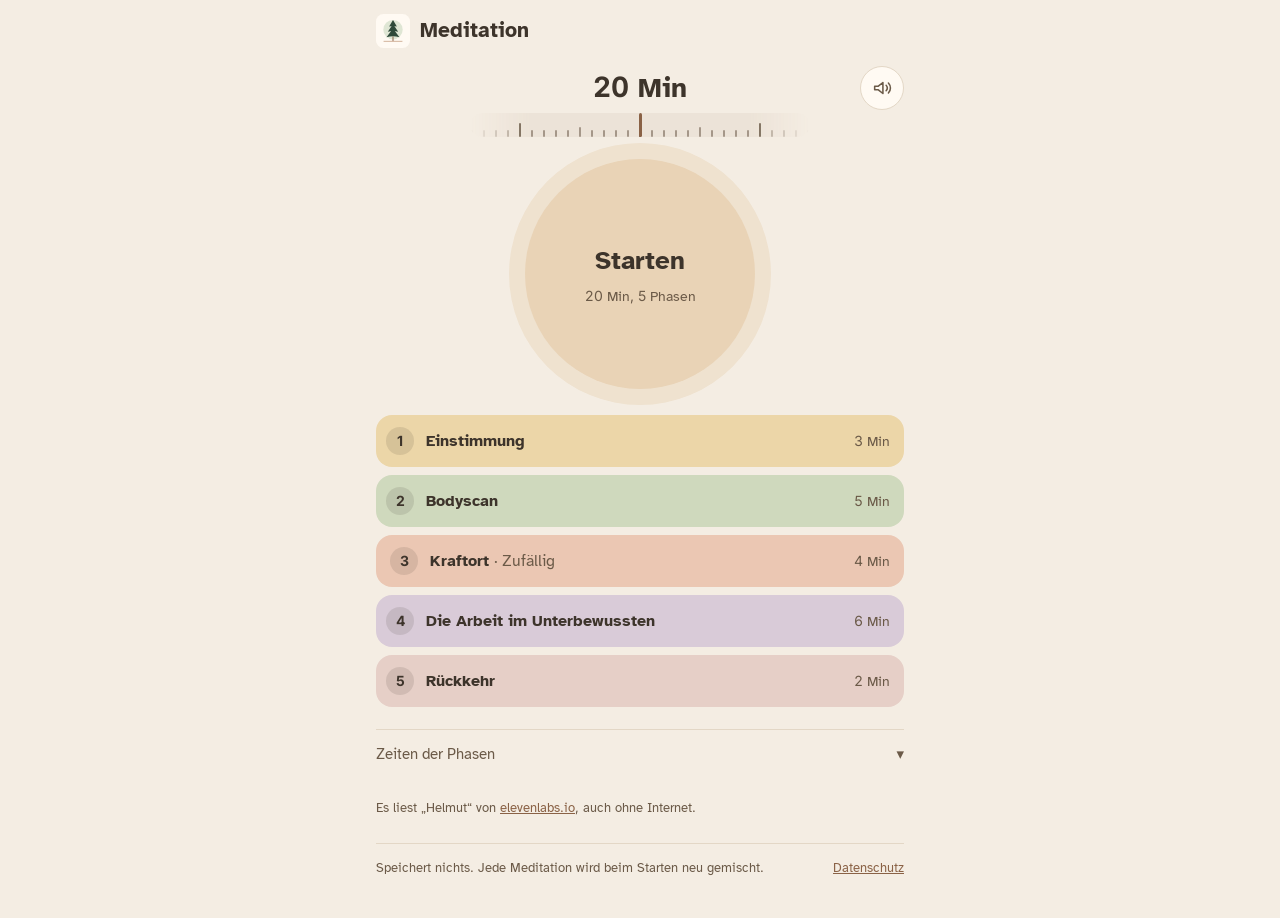
<file: index.html>
<!doctype html>
<html lang="de">
<head>
<meta charset="utf-8">
<meta name="viewport" content="width=device-width, initial-scale=1">
<title>Meditation</title>
<meta http-equiv="Content-Security-Policy" content="default-src 'none'; script-src 'self'; connect-src 'self'; media-src 'self'; worker-src 'self'; manifest-src 'self'; style-src 'self' 'unsafe-inline'; style-src-elem 'self'; style-src-attr 'unsafe-inline'; img-src 'self' data:; font-src 'self'; base-uri 'none'; form-action 'none'">
<meta name="referrer" content="no-referrer">
<!-- Installierbar als App (manifest.json), offline über sw.js -->
<link rel="manifest" href="manifest.json">
<link rel="icon" href="icons/icon.svg" type="image/svg+xml">
<link rel="apple-touch-icon" href="icons/apple-touch-icon.png">
<meta name="apple-mobile-web-app-title" content="Meditation">
<meta name="theme-color" content="#f4f2ee" media="(prefers-color-scheme: light)">
<meta name="theme-color" content="#12141b" media="(prefers-color-scheme: dark)">
<link rel="preload" href="fonts/AtkinsonHyperlegible-Regular.woff2" as="font" type="font/woff2" crossorigin>
<link rel="preload" href="fonts/AtkinsonHyperlegible-Bold.woff2" as="font" type="font/woff2" crossorigin>
<link rel="preload" href="fonts/InterZiffern-Regular.woff2" as="font" type="font/woff2" crossorigin>
<link rel="preload" href="fonts/InterZiffern-Bold.woff2" as="font" type="font/woff2" crossorigin>
<link rel="stylesheet" href="app.css?v=9391f6b7">
</head>
<body>
<div class="wrap">
  <header>
    <img class="logo" src="icons/icon.svg" width="34" height="34" alt="">
    <h1>Meditation</h1>
    <!-- Nur lokal (Admin): Sprüche und Klänge verwalten. In der veröffentlichten Version unsichtbar -->
    <button class="btn sm admin-btn" id="adminBtn" hidden title="Nur sichtbar, wenn die App lokal geöffnet ist">
      <span aria-hidden="true">⚙️</span> Verwalten</button>
  </header>

  <main>
    <!-- Oben: Gesamtdauer und Hintergrundklang. Darunter die Skala zum Wischen (Wahl B des Inhabers): schmal, beim
         Antippen groß, rastet jede Minute ein -->
    <div class="topbar">
      <output class="dur-value" id="durValue" aria-hidden="true"></output>
      <div class="sound-wrap">
        <button class="sound-btn" aria-haspopup="true" aria-expanded="false"></button>
        <div class="sound-menu" role="menu" aria-label="Hintergrundklang" hidden></div>
      </div>
    </div>
    <div class="ruler-box">
      <div class="ruler" id="ruler" role="slider" tabindex="0" aria-label="Dauer der Meditation"
        aria-valuemin="5" aria-valuemax="90"><div class="ruler-track" id="rulerTrack"></div></div>
      <div class="ruler-needle" aria-hidden="true"></div>
    </div>

    <div class="orb-wrap">
      <button class="start-orb" id="startBtn"><span class="start-label">Starten</span><span class="start-sub" id="startSub"></span></button>
    </div>

    <!-- Phasen als Schalter: dabei oder nicht dabei; die Reihenfolge bleibt immer gleich -->
    <div class="chips" id="chips" role="group" aria-label="Phasen der Meditation"></div>

    <!-- Unten zum Aufklappen: Zeiten der Phasen im Balken, mit Griffen gegeneinander verschieben -->
    <details class="fold" id="fold">
      <summary><span>Zeiten der Phasen</span><span class="chev" aria-hidden="true">▾</span></summary>
      <div id="timeline"></div>
      <p class="fold-hint">Griffe zwischen den Phasen ziehen oder mit den Pfeiltasten verschieben, je 1 Min.
        Die Gesamtdauer bleibt gleich.</p>
    </details>

    <p class="voice-note" id="voiceNote"></p>
  </main>

  <footer>
    <span>Speichert nichts. Jede Meditation wird beim Starten neu gemischt.</span>
    <a href="datenschutz.html">Datenschutz</a>
  </footer>
</div>

<!-- Symbole für den Hintergrundklang (werden per JavaScript in Knopf und Auswahl kopiert) -->
<template id="soundIcons">
  <span data-icon="regen"><svg viewBox="0 0 24 24" aria-hidden="true" fill="none" stroke="currentColor" stroke-width="1.7" stroke-linecap="round" stroke-linejoin="round"><path d="M7 14a4 4 0 1 1 .9-7.9A5 5 0 0 1 17.5 7 3.5 3.5 0 0 1 17 14z"/><path d="M8 17l-1 3M12 17l-1 3M16 17l-1 3"/></svg></span>
  <span data-icon="wald"><svg viewBox="0 0 24 24" aria-hidden="true" fill="none" stroke="currentColor" stroke-width="1.7" stroke-linecap="round" stroke-linejoin="round"><path d="M12 3l5 7h-3l4 6H6l4-6H7z"/><path d="M12 16v5"/></svg></span>
  <span data-icon="wind"><svg viewBox="0 0 24 24" aria-hidden="true" fill="none" stroke="currentColor" stroke-width="1.7" stroke-linecap="round" stroke-linejoin="round"><path d="M3 9h11a3 3 0 1 0-3-3"/><path d="M3 13h15a3 3 0 1 1-3 3"/><path d="M3 17h7"/></svg></span>
  <span data-icon="meer"><svg viewBox="0 0 24 24" aria-hidden="true" fill="none" stroke="currentColor" stroke-width="1.7" stroke-linecap="round" stroke-linejoin="round"><path d="M2 9c2.5-2 5-2 7.5 0s5 2 7.5 0 3.5-1.5 5-1"/><path d="M2 14c2.5-2 5-2 7.5 0s5 2 7.5 0 3.5-1.5 5-1"/><path d="M2 19c2.5-2 5-2 7.5 0s5 2 7.5 0 3.5-1.5 5-1"/></svg></span>
  <span data-icon="aus"><svg viewBox="0 0 24 24" aria-hidden="true" fill="none" stroke="currentColor" stroke-width="1.7" stroke-linecap="round" stroke-linejoin="round"><path d="M4 10v4h4l5 4V6L8 10z"/><path d="M17 10l4 4M21 10l-4 4"/></svg></span>
  <span data-icon="leise"><svg viewBox="0 0 24 24" aria-hidden="true" fill="none" stroke="currentColor" stroke-width="1.7" stroke-linecap="round" stroke-linejoin="round"><path d="M5 10v4h3l4 3.5v-11L8 10z"/><path d="M15.5 10a3 3 0 0 1 0 4"/></svg></span>
  <span data-icon="klang"><svg viewBox="0 0 24 24" aria-hidden="true" fill="none" stroke="currentColor" stroke-width="1.7" stroke-linecap="round" stroke-linejoin="round"><path d="M4 10v4h4l5 4V6L8 10z"/><path d="M16.5 9a4.5 4.5 0 0 1 0 6M19 6.5a8 8 0 0 1 0 11"/></svg></span>
</template>

<!-- Die laufende Meditation: ganzer Bildschirm, ruhig und dunkel -->
<dialog class="session" id="session" aria-labelledby="sPhase">
  <div class="s-wrap">
    <div class="s-top">
      <span class="s-phase" id="sPhase"></span>
      <span class="s-right">
        <span class="s-left" id="sLeft"></span>
        <!-- Dieselbe Klang-Auswahl wie auf der Startseite, auch während der Meditation (Inhaber) -->
        <span class="sound-wrap">
          <button class="sound-btn" aria-haspopup="true" aria-expanded="false"></button>
          <span class="sound-menu" role="menu" aria-label="Hintergrundklang" hidden></span>
        </span>
      </span>
    </div>
    <div class="s-center">
      <div class="s-orb" aria-hidden="true"></div>
      <canvas class="s-ring" id="sRing" aria-hidden="true"></canvas>
      <p class="s-line" id="sLine" aria-live="polite"></p>
    </div>
    <div class="s-bar" id="sBar" aria-hidden="true"></div>
    <div class="s-controls" id="sControls">
      <button class="s-btn" id="sPause" aria-label="Pause" title="Pause">
        <svg viewBox="0 0 24 24" aria-hidden="true" class="i-pause"><path d="M7 5h3.5v14H7zM13.5 5H17v14h-3.5z"/></svg>
        <svg viewBox="0 0 24 24" aria-hidden="true" class="i-play"><path d="M8 5.5v13l11-6.5z"/></svg>
      </button>
      <button class="s-btn" id="sNext" aria-label="Nächste Phase" title="Nächste Phase">
        <svg viewBox="0 0 24 24" aria-hidden="true"><path d="M5 5.5v13l9-6.5zM15.5 5H19v14h-3.5z"/></svg>
      </button>
      <button class="s-btn" id="sEnd" aria-label="Beenden" title="Beenden">
        <svg viewBox="0 0 24 24" aria-hidden="true"><path d="M6.4 5 12 10.6 17.6 5 19 6.4 13.4 12l5.6 5.6-1.4 1.4-5.6-5.6L6.4 19 5 17.6l5.6-5.6L5 6.4z"/></svg>
      </button>
    </div>
    <button class="btn s-done" id="sDone" hidden>Schließen</button>
    <p class="s-hint" id="sHint" aria-live="polite"></p>
  </div>
</dialog>

<!-- Admin-Bereich (nur lokal): links die Phasen und Klänge als Reiter, rechts deren Einträge -->
<dialog class="admin" id="adminDlg" aria-labelledby="admTitle">
  <div class="adm-card">
    <!-- Kopfleiste mit einer Statuszeile (Variante A des Inhabers, Oktober 2026): gespeichert, vertont, veröffentlicht -->
    <div class="adm-head">
      <h2 id="admTitle">Sprüche und Klänge</h2>
      <div class="adm-state" role="status" aria-live="polite">
        <span class="adm-status" id="admStatus"></span>
        <span class="adm-rec-text" id="admRecText"></span>
        <button class="link" id="admRecBtn" hidden>Jetzt vertonen</button>
        <button class="link" id="admRecStop" hidden>Vertonung abbrechen</button>
        <a class="link" id="admElText" hidden title="Diese Datei in ElevenLabs Studio hochladen und als eine MP3 exportieren, danach „Nach ElevenLabs-Downloads suchen“">Text für ElevenLabs</a>
        <button class="link" id="admToFlow" hidden data-tab="veroeff">Zum Ablauf ›</button>
        <button class="link" id="admElSearch" hidden title="Sucht im Download-Ordner nach dem Export aus ElevenLabs Studio und übernimmt ihn">Nach ElevenLabs-Downloads suchen</button>
      </div>
      <button class="btn sm primary" id="publishBtn">Veröffentlichen</button>
      <button class="btn sm" id="admClose">Fertig</button>
      <span class="adm-rec-bar" id="admRecBar" role="progressbar" aria-label="Fortschritt der Vertonung" aria-valuemin="0"
        aria-valuemax="100" aria-valuenow="0" hidden><span class="adm-rec-fill" id="admRecFill"></span></span>
    </div>
    <!-- Roter Hinweis, wenn nicht gespeichert werden konnte bzw. ein ungespeicherter Stand im Browser liegt -->
    <div class="adm-alert" id="admAlert" hidden role="alert">
      <span id="admAlertText"></span>
      <button class="btn sm" id="admAlertRestore" hidden>Wiederherstellen</button>
      <button class="btn sm" id="admAlertDrop" hidden>Verwerfen</button>
      <button class="btn sm" id="admAlertReload" hidden>Seite neu laden</button>
    </div>
    <div class="adm-body">
      <div class="adm-tabs" id="admTabs" role="tablist" aria-label="Phasen und Klänge"></div>
      <section class="adm-panel" id="admPanel" role="tabpanel"></section>
    </div>
  </div>
</dialog>

<!-- Veröffentlichen: erst die Änderungen zeigen; nach „Ja“ übernimmt der Helfer, die Statuszeile zeigt den Fortschritt -->
<dialog class="publish" id="publishDlg" aria-labelledby="pubTitle">
  <h2 id="pubTitle">Für alle veröffentlichen</h2>
  <div id="pubBody"></div>
  <div class="pub-btns">
    <button class="btn primary" id="pubYes" hidden>Ja, für alle veröffentlichen</button>
    <button class="btn" id="pubNo">Abbrechen</button>
  </div>
</dialog>

<!-- Frühere Stände: Sicherungen, die der Admin-Helfer bei jedem Speichern anlegt -->
<dialog class="publish" id="backupDlg" aria-labelledby="bkTitle">
  <h2 id="bkTitle">Frühere Stände</h2>
  <p class="adm-hint">Bei jedem Speichern legt der Admin-Helfer den bisherigen Stand als Sicherung ab. Beim Wiederherstellen
    wird auch der aktuelle Stand vorher gesichert, es geht also nichts verloren.</p>
  <ul class="bk-list" id="bkList"></ul>
  <div class="pub-btns"><button class="btn" id="bkClose">Schließen</button></div>
</dialog>

<!-- Rückfrage vor dem Löschen einer Gruppe (rot, „Abbrechen“ vorausgewählt) -->
<dialog class="confirm" id="confirmDlg" aria-labelledby="cfTitle" aria-describedby="cfText">
  <div class="cf-head"><span class="cf-icon" aria-hidden="true">!</span><h2 id="cfTitle"></h2></div>
  <p id="cfText"></p>
  <div class="cf-btns">
    <button class="btn" id="cfCancel" autofocus>Abbrechen</button>
    <button class="btn" id="cfKeep">Nur Gruppe auflösen, Sprüche behalten</button>
    <button class="btn danger" id="cfDelete"></button>
  </div>
</dialog>

<div class="toast" id="toast" role="status"><span id="toastMsg"></span><button class="link" id="toastUndo" hidden>Rückgängig</button></div>

<!-- Neue Version der Offline-Kopie: erst auf Klick übernehmen, nie mitten in einer Meditation -->
<div class="update-bar" id="updateBar" hidden role="status">
  <span>Neue Version verfügbar.</span>
  <button class="btn sm" id="updateReload">Neu laden</button>
  <button class="link" id="updateLater">Später</button>
</div>

<script src="js/phasen.js?v=4a1758aa"></script>
<script src="js/texte.js?v=fa937935"></script>
<script src="config.js?v=ca4a34b3"></script>
<script src="js/zustand.js?v=010f5d0c"></script>
<script src="js/aufnahmen.js?v=3f983334"></script>
<script src="js/stimme.js?v=0b24a166"></script>
<script src="js/meldungen.js?v=7c55a041"></script>
<script src="js/plan.js?v=c6d5388a"></script>
<script src="js/sitzung.js?v=15b16757"></script>
<script src="js/klangring.js?v=0b302aff"></script>
<script src="js/bedienung.js?v=446d21f7"></script>
<script src="js/admin.js?v=b0030949"></script>
<script src="js/start.js?v=bf25bd92"></script>
</body>
</html>
</file>
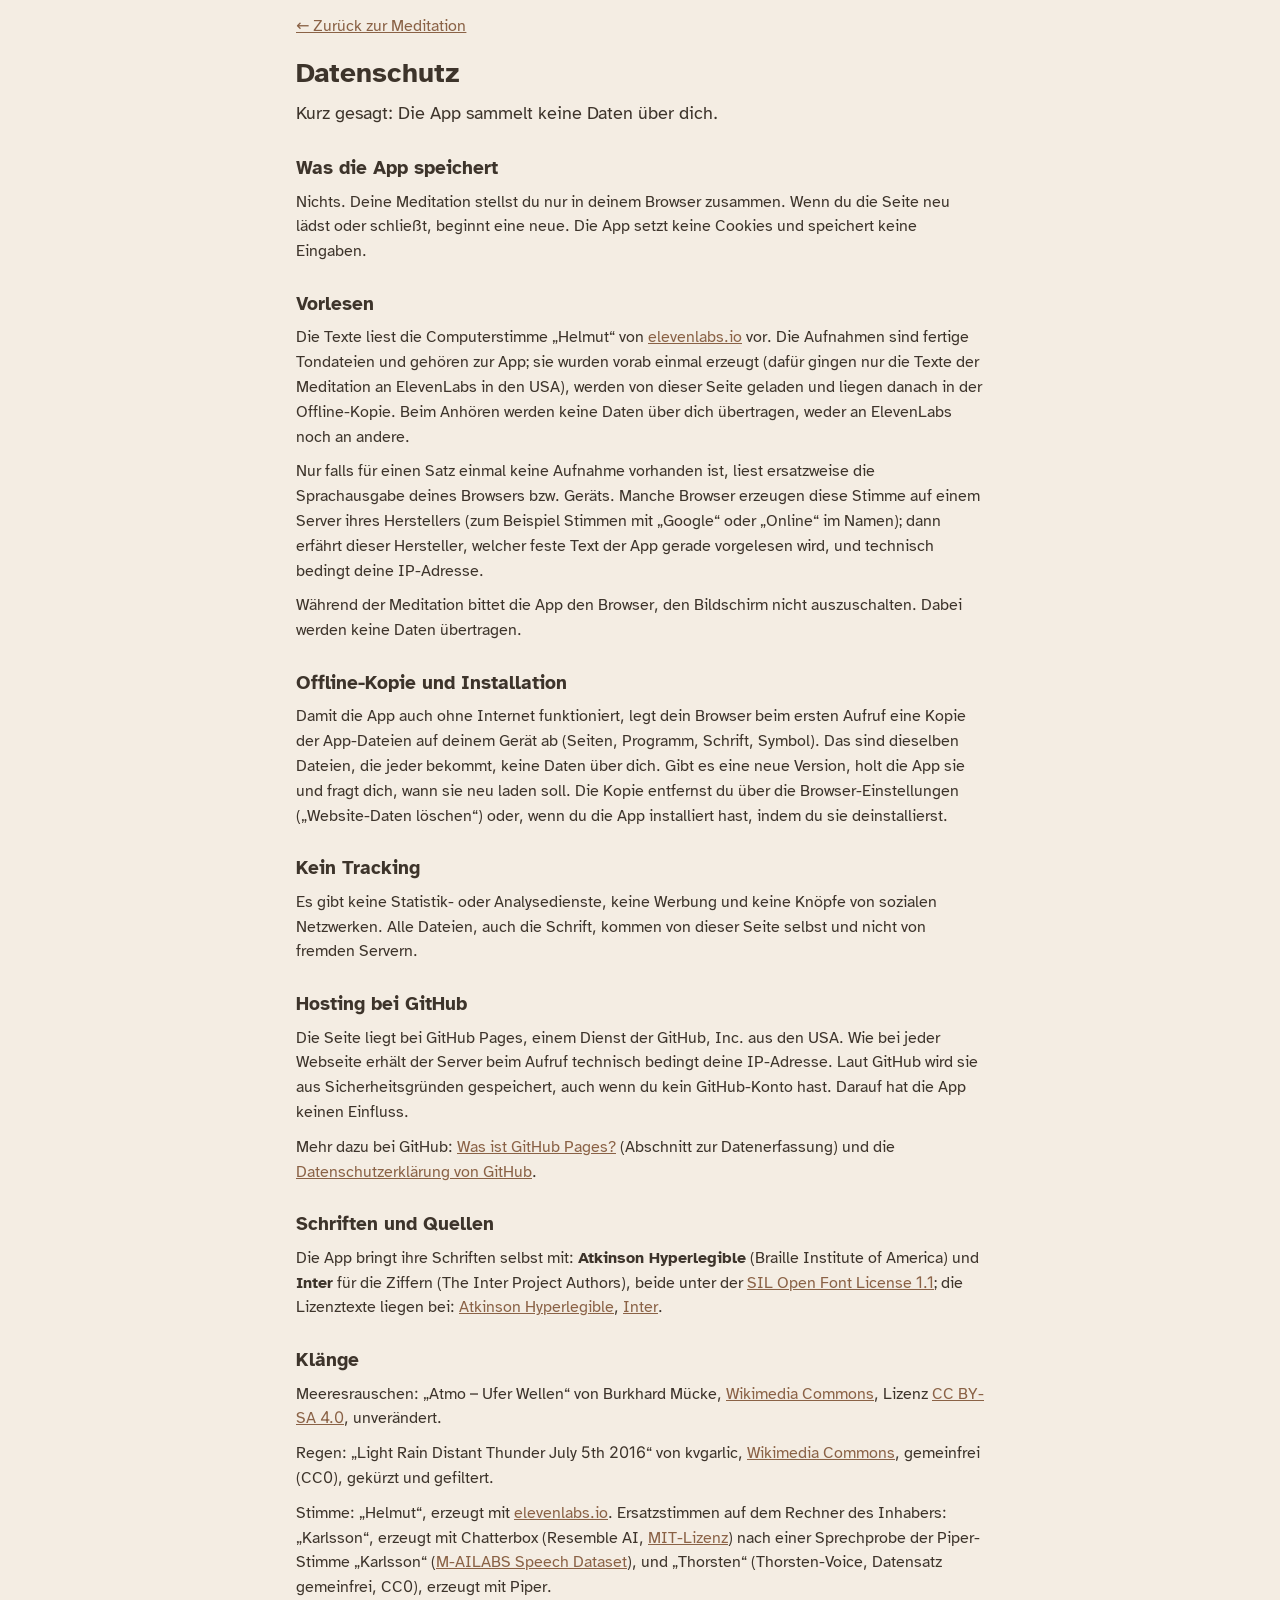
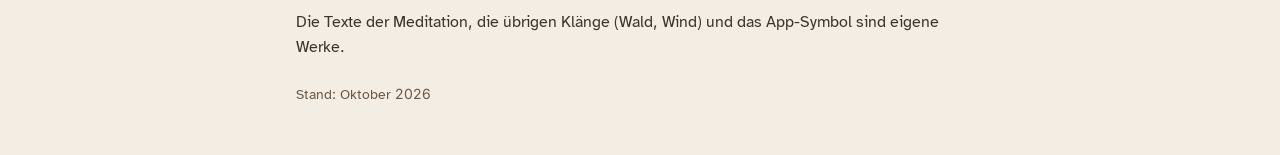
<file: datenschutz.html>
<!doctype html>
<html lang="de">
<head>
<meta charset="utf-8">
<meta name="viewport" content="width=device-width, initial-scale=1">
<title>Datenschutz – Meditation</title>
<meta http-equiv="Content-Security-Policy" content="default-src 'none'; style-src 'self'; font-src 'self'; img-src 'self'; base-uri 'none'; form-action 'none'">
<link rel="icon" href="icons/icon.svg" type="image/svg+xml">
<meta name="referrer" content="no-referrer">
<link rel="stylesheet" href="app.css?v=9391f6b7">
</head>
<body>
<main class="wrap legal">
  <p><a href="./">← Zurück zur Meditation</a></p>
  <h1>Datenschutz</h1>
  <p class="lead">Kurz gesagt: Die App sammelt keine Daten über dich.</p>

  <h2>Was die App speichert</h2>
  <p>Nichts. Deine Meditation stellst du nur in deinem Browser zusammen. Wenn du die Seite neu lädst oder schließt,
    beginnt eine neue. Die App setzt keine Cookies und speichert keine Eingaben.</p>

  <h2>Vorlesen</h2>
  <p>Die Texte liest die Computerstimme „Helmut“ von <a href="https://elevenlabs.io">elevenlabs.io</a> vor. Die Aufnahmen
    sind fertige Tondateien und gehören zur App; sie wurden vorab einmal erzeugt (dafür gingen nur die Texte der
    Meditation an ElevenLabs in den USA), werden von dieser Seite geladen und liegen danach in der Offline-Kopie. Beim
    Anhören werden keine Daten über dich übertragen, weder an ElevenLabs noch an andere.</p>
  <p>Nur falls für einen Satz einmal keine Aufnahme vorhanden ist, liest ersatzweise die Sprachausgabe deines Browsers
    bzw. Geräts. Manche Browser erzeugen diese Stimme auf einem Server ihres Herstellers (zum Beispiel Stimmen mit
    „Google“ oder „Online“ im Namen); dann erfährt dieser Hersteller, welcher feste Text der App gerade vorgelesen wird,
    und technisch bedingt deine IP-Adresse.</p>
  <p>Während der Meditation bittet die App den Browser, den Bildschirm nicht auszuschalten. Dabei werden keine Daten
    übertragen.</p>

  <h2>Offline-Kopie und Installation</h2>
  <p>Damit die App auch ohne Internet funktioniert, legt dein Browser beim ersten Aufruf eine Kopie der
    App-Dateien auf deinem Gerät ab (Seiten, Programm, Schrift, Symbol). Das sind dieselben Dateien, die jeder
    bekommt, keine Daten über dich. Gibt es eine neue Version, holt die App sie und fragt dich, wann sie
    neu laden soll. Die Kopie entfernst du über die Browser-Einstellungen („Website-Daten löschen“) oder,
    wenn du die App installiert hast, indem du sie deinstallierst.</p>

  <h2>Kein Tracking</h2>
  <p>Es gibt keine Statistik- oder Analysedienste, keine Werbung und keine Knöpfe von sozialen Netzwerken.
    Alle Dateien, auch die Schrift, kommen von dieser Seite selbst und nicht von fremden Servern.</p>

  <h2>Hosting bei GitHub</h2>
  <p>Die Seite liegt bei GitHub Pages, einem Dienst der GitHub, Inc. aus den USA. Wie bei jeder Webseite
    erhält der Server beim Aufruf technisch bedingt deine IP-Adresse. Laut GitHub wird sie aus
    Sicherheitsgründen gespeichert, auch wenn du kein GitHub-Konto hast. Darauf hat die App keinen Einfluss.</p>
  <p>Mehr dazu bei GitHub:
    <a href="https://docs.github.com/de/pages/getting-started-with-github-pages/what-is-github-pages">Was ist GitHub Pages?</a>
    (Abschnitt zur Datenerfassung) und die
    <a href="https://docs.github.com/de/site-policy/privacy-policies/github-general-privacy-statement">Datenschutzerklärung von GitHub</a>.</p>

  <h2>Schriften und Quellen</h2>
  <p>Die App bringt ihre Schriften selbst mit: <b>Atkinson Hyperlegible</b> (Braille Institute of America) und
    <b>Inter</b> für die Ziffern (The Inter Project Authors), beide unter der
    <a href="https://openfontlicense.org">SIL Open Font License 1.1</a>; die Lizenztexte liegen bei:
    <a href="fonts/OFL.txt">Atkinson Hyperlegible</a>, <a href="fonts/OFL-Inter.txt">Inter</a>.</p>
  <h2>Klänge</h2>
  <p>Meeresrauschen: „Atmo – Ufer Wellen“ von Burkhard Mücke,
    <a href="https://commons.wikimedia.org/wiki/File:Atmo_%E2%80%93_Ufer_Wellen.mp3">Wikimedia Commons</a>,
    Lizenz <a href="https://creativecommons.org/licenses/by-sa/4.0/deed.de">CC BY-SA 4.0</a>, unverändert.</p>
  <p>Regen: „Light Rain Distant Thunder July 5th 2016“ von kvgarlic,
    <a href="https://commons.wikimedia.org/wiki/File:Light_Rain_Distant_Thunder_July_5th_2016.wav">Wikimedia Commons</a>,
    gemeinfrei (CC0), gekürzt und gefiltert.</p>
  <p>Stimme: „Helmut“, erzeugt mit <a href="https://elevenlabs.io">elevenlabs.io</a>. Ersatzstimmen auf dem Rechner des Inhabers: „Karlsson“, erzeugt mit Chatterbox (Resemble AI,
    <a href="https://github.com/resemble-ai/chatterbox">MIT-Lizenz</a>) nach einer Sprechprobe der Piper-Stimme „Karlsson“
    (<a href="https://www.caito.de/2019/01/03/the-m-ailabs-speech-dataset/">M-AILABS Speech Dataset</a>), und „Thorsten“
    (Thorsten-Voice, Datensatz gemeinfrei, CC0), erzeugt mit Piper.</p>
  <p>Die Texte der Meditation, die übrigen Klänge (Wald, Wind) und das App-Symbol sind eigene Werke.</p>
  <p class="muted">Stand: Oktober 2026</p>
</main>
</body>
</html>
</file>
<file: app.css>
/* Meditation – Styles. Startseite nach Wahl des Inhabers (Oktober 2026): Variante C
   (großer Startkreis, Phasen als Schalter) hell in erdigen Pastelltönen, Minuten mit Plus/Minus (Variante A). */

/* Atkinson Hyperlegible (Braille Institute, OFL): für gute Lesbarkeit gebaut. Herkunft: fonts/QUELLE.md */
@font-face {
  font-family: "Atkinson Hyperlegible"; font-style: normal; font-weight: 400; font-display: swap;
  src: url("fonts/AtkinsonHyperlegible-Regular.woff2") format("woff2");
}
@font-face {
  font-family: "Atkinson Hyperlegible"; font-style: normal; font-weight: 700; font-display: swap;
  src: url("fonts/AtkinsonHyperlegible-Bold.woff2") format("woff2");
}
/* Ziffern aus Inter: klare Null ohne Schrägstrich (Inhaber, Oktober 2026). Nur 0–9 , . : – */
@font-face {
  font-family: "Ziffern"; font-style: normal; font-weight: 400; font-display: swap;
  src: url("fonts/InterZiffern-Regular.woff2") format("woff2");
  unicode-range: U+0030-0039, U+002C, U+002E, U+003A, U+2013;
}
@font-face {
  font-family: "Ziffern"; font-style: normal; font-weight: 700; font-display: swap;
  src: url("fonts/InterZiffern-Bold.woff2") format("woff2");
  unicode-range: U+0030-0039, U+002C, U+002E, U+003A, U+2013;
}

/* Erdige Pastelltöne (Wahl des Inhabers). Schrift auf allen Flächen mind. 4,5:1 (geprüft) */
:root {
  --bg: #f4ede3;
  --surface: #fffaf3;
  --text: #3d342b;
  --muted: #6b5a48;
  --border: #e3d7c6;
  --accent: #8a6246;        /* Terrakotta-Braun */
  --accent-soft: #ecdfcd;
  --on-accent: #fff;
  --orb: #e9d3b6; --orb-ring: #efe2cf;
  /* Phasen: Ocker, Salbei, Ton, Lavendelgrau, Staubrosa */
  --p1: #ecd6a8; --p2: #cfd9bd; --p3: #ebc7b3; --p4: #d9cbd8; --p5: #e6cfc7;
  /* Phasenfarben für die dunkle Meditations-Ansicht (immer dunkel) */
  --p1-dark: #d9b47a; --p2-dark: #a9bf93; --p3-dark: #d9a08a; --p4-dark: #b9a6c4; --p5-dark: #d6a9a0;
}
@media (prefers-color-scheme: dark) {
  :root {
    --bg: #1d1814;
    --surface: #28211b;
    --text: #efe6da;
    --muted: #b8a993;
    --border: #3a3027;
    --accent: #d9b48f;
    --accent-soft: #3a2f25;
    --on-accent: #1d1814;
    --orb: #4a3b2c; --orb-ring: #33291f;
    --p1: #5a4a2e; --p2: #435038; --p3: #5a3f33; --p4: #4a3f4c; --p5: #563e3a;
  }
}

* { box-sizing: border-box; }
body {
  margin: 0;
  -webkit-text-size-adjust: 100%;
  background: var(--bg);
  color: var(--text);
  font: 16px/1.55 "Ziffern", "Atkinson Hyperlegible", system-ui, -apple-system, "Segoe UI", Roboto, sans-serif;
}
:focus-visible { outline: 2px solid var(--accent); outline-offset: 2px; }
b, strong, h1, .start-label, .chip-name { font-weight: 700; font-synthesis: none; }
[hidden] { display: none !important; }
.wrap { max-width: 560px; margin: 0 auto; padding: max(14px, env(safe-area-inset-top)) 16px 40px; }
header { display: flex; align-items: center; gap: 10px; }
.logo { width: 34px; height: 34px; flex: none; }
header h1 { margin: 0; font-size: 21px; line-height: 1.2; }
.btn {
  display: inline-flex; align-items: center; justify-content: center; gap: 6px;
  min-height: 44px; border: 1px solid var(--border); background: var(--surface); color: var(--text);
  padding: 8px 16px; border-radius: 12px; font: inherit; font-size: 15px; cursor: pointer;
}
.btn.sm { min-height: 36px; padding: 5px 12px; font-size: 14px; }
.link { border: 0; background: none; padding: 4px 0; font: inherit; font-size: 14px; color: var(--accent); cursor: pointer; text-decoration: underline; }

/* ---------- Oben: Dauer und Hintergrundklang ---------- */
.topbar { display: flex; align-items: center; justify-content: center; gap: 14px; margin: 18px 0 4px; position: relative; }
.dur-value { min-width: 112px; text-align: center; font-size: 28px; font-weight: 700; font-synthesis: none; font-variant-numeric: tabular-nums; }
.topbar .sound-wrap { position: absolute; right: 0; }

/* Skala zum Wischen (Wahl B des Inhabers): klein und schmal, beim Berühren groß. Waagrecht scrollender Streifen mit
   Scroll-Snap (am iPhone mit Schwung, rastet jede Minute ein). Die Striche bleiben gleich breit, nur die Höhe
   wächst, damit der Wert unter der Nadel beim Vergrößern nicht springt. */
.ruler-box { position: relative; margin: 0 auto; max-width: 340px; }
.ruler {
  --tick: 12px;
  height: 24px; overflow-x: auto; overflow-y: hidden; scroll-snap-type: x mandatory; overscroll-behavior-x: contain;
  scrollbar-width: none; touch-action: pan-x; cursor: grab; border-radius: 12px;
  background: color-mix(in srgb, var(--accent) 7%, transparent);
  -webkit-mask: linear-gradient(90deg, transparent, #000 18%, #000 82%, transparent);
          mask: linear-gradient(90deg, transparent, #000 18%, #000 82%, transparent);
  transition: height .18s ease-out, background .18s;
}
.ruler::-webkit-scrollbar { display: none; }
.ruler.big { height: 64px; background: color-mix(in srgb, var(--accent) 12%, transparent); cursor: grabbing; }
.ruler:focus-visible { outline: 2px solid var(--accent); outline-offset: 2px; }
.ruler-track { display: flex; align-items: flex-end; height: 100%; width: max-content; padding: 0 calc(50% - var(--tick) / 2); }
.tick {
  flex: none; width: var(--tick); height: 100%; scroll-snap-align: center; position: relative;
  display: flex; justify-content: center; align-items: flex-end;
}
.tick::after { content: ""; width: 1.5px; height: 30%; background: color-mix(in srgb, var(--muted) 55%, transparent); border-radius: 1px; transition: height .18s; }
.tick.mid::after { height: 45%; }
.tick.major::after { height: 60%; background: var(--muted); }
.tick b { position: absolute; top: 2px; font-size: 0; color: var(--muted); transition: font-size .18s; }
.ruler.big .tick::after { height: 26%; }
.ruler.big .tick.mid::after { height: 38%; }
.ruler.big .tick.major::after { height: 46%; }
.ruler.big .tick b { font-size: 13px; top: 6px; }
.ruler-needle {
  position: absolute; left: 50%; top: 0; bottom: 0; width: 3px; margin-left: -1.5px; border-radius: 2px;
  background: var(--accent); pointer-events: none;
}
.sound-btn {
  width: 44px; height: 44px; border-radius: 50%; border: 1px solid var(--border); background: var(--surface);
  color: var(--muted); display: grid; place-items: center; cursor: pointer; padding: 0;
}
.sound-btn svg, .sound-menu svg { width: 22px; height: 22px; }
.sound-btn.on { background: var(--accent); border-color: var(--accent); color: var(--on-accent); }
.sound-menu {
  position: absolute; right: 0; top: 52px; z-index: 5; min-width: 210px; padding: 6px;
  background: var(--surface); border: 1px solid var(--border); border-radius: 14px;
  box-shadow: 0 10px 28px rgba(60, 40, 20, .16); display: flex; flex-direction: column;
}
.sound-menu button {
  display: flex; align-items: center; gap: 10px; min-height: 44px; padding: 6px 10px; border: 0; border-radius: 10px;
  background: transparent; color: var(--text); font: inherit; font-size: 15px; cursor: pointer; text-align: left;
}
.sound-menu button:hover { background: var(--accent-soft); }
.sound-menu button[aria-checked="true"] { color: var(--accent); font-weight: 700; font-synthesis: none; }
.sound-menu button[aria-checked="true"]::after { content: "✓"; margin-left: auto; }
/* Lautstärke des Hintergrundklangs: waagrechter Regler unter der Auswahl, leise links, laut rechts */
.vol {
  display: flex; align-items: center; gap: 8px; min-height: 48px; margin-top: 4px; padding: 6px 8px 2px;
  border-top: 1px solid var(--border); color: var(--muted);
}
.vol svg { width: 20px; height: 20px; flex: none; }
.vol input { flex: 1; min-width: 0; height: 32px; margin: 0; accent-color: var(--accent); cursor: pointer; }
.vol input:disabled { opacity: .35; cursor: default; }

/* ---------- Großer Startkreis ---------- */
.orb-wrap { display: grid; place-items: center; padding: 22px 0 26px; }
.start-orb {
  width: min(62vw, 230px); aspect-ratio: 1; border-radius: 50%; border: 0; cursor: pointer;
  background: var(--orb); color: var(--text); box-shadow: 0 0 0 16px var(--orb-ring);
  display: flex; flex-direction: column; align-items: center; justify-content: center; gap: 4px;
  font: inherit; transition: transform .2s;
}
.start-orb:hover { transform: scale(1.02); }
.start-orb:focus-visible { outline: 3px solid var(--accent); outline-offset: 22px; }
.start-label { font-size: 26px; }
.start-sub { font-size: 14px; color: var(--muted); }
@media (prefers-reduced-motion: no-preference) {
  .start-orb { animation: idle 10s ease-in-out infinite; }
  @keyframes idle { 0%, 100% { box-shadow: 0 0 0 12px var(--orb-ring); } 50% { box-shadow: 0 0 0 20px var(--orb-ring); } }
}

/* ---------- Phasen als Schalter ---------- */
.chips { display: flex; flex-direction: column; gap: 8px; }
.chip {
  display: grid; grid-template-columns: 30px minmax(0, 1fr) auto; align-items: center; gap: 10px;
  min-height: 52px; padding: 8px 14px 8px 10px; border: 0; border-radius: 16px;
  background: var(--ph); color: var(--text); font: inherit; font-size: 16px; text-align: left; cursor: pointer;
}
.chip-no {
  width: 28px; height: 28px; border-radius: 50%; display: grid; place-items: center;
  background: color-mix(in srgb, var(--text) 12%, transparent); font-size: 14px; font-weight: 700; font-synthesis: none;
}
.chip-min { font-size: 14px; color: var(--muted); font-variant-numeric: tabular-nums; }
/* Nicht dabei: gestrichelt wie im Retro-Cockpit, nichts durchgestrichen */
.chip.off { background: transparent; border: 1.5px dashed color-mix(in srgb, var(--muted) 55%, transparent); color: var(--muted); }
.chip.off .chip-no { background: transparent; border: 1.5px dashed color-mix(in srgb, var(--muted) 55%, transparent); }
.chip.off .chip-name { font-weight: 400; }
/* Kraftort-Auswahl (Variante C): Orte als Knöpfe unter der Phase, erst nach Antippen sichtbar */
.chip-place { font-weight: 400; color: var(--muted); }
.places { display: flex; flex-wrap: wrap; gap: 8px; margin: -2px 0 4px 40px; }
.place {
  min-height: 44px; padding: 6px 16px; border-radius: 22px; border: 1.5px solid color-mix(in srgb, var(--accent) 45%, transparent);
  background: var(--surface); color: var(--text); font: inherit; font-size: 15px; cursor: pointer;
}
.place.on { background: var(--accent); border-color: var(--accent); color: var(--on-accent, #fff); font-weight: 700; font-synthesis: none; }
/* Kraftort-Zeile aus zwei Knöpfen: Zahl (ab- und anwählen) und Name (Orte aufklappen), sieht aus wie die anderen */
.chip-split { cursor: default; padding: 0; grid-template-columns: 50px minmax(0, 1fr); gap: 0; }
.chip-split .chip-no-btn { width: 44px; height: 44px; margin-left: 6px; border: 0; background-clip: content-box; padding: 8px;
  color: inherit; font: inherit; font-size: 14px; font-weight: 700; font-synthesis: none; cursor: pointer; }
.chip-split.off .chip-no-btn { border: 0; background: transparent; outline: 1.5px dashed color-mix(in srgb, var(--muted) 55%, transparent);
  outline-offset: -9px; }
.chip-main { display: grid; grid-template-columns: minmax(0, 1fr) auto; align-items: center; gap: 10px; min-height: 52px;
  padding: 8px 14px 8px 4px; border: 0; background: transparent; color: inherit; font: inherit; text-align: left; cursor: pointer; }

/* ---------- Unten: Zeiten der Phasen zum Aufklappen ---------- */
.fold { margin-top: 22px; border-top: 1px solid var(--border); }
.fold summary {
  display: flex; justify-content: space-between; align-items: center; min-height: 48px; cursor: pointer;
  list-style: none; color: var(--muted); font-size: 15px;
}
.fold summary::-webkit-details-marker { display: none; }
.fold .chev { display: inline-block; transition: transform .15s; }
.fold[open] .chev { transform: rotate(180deg); }
.tl-bar { display: flex; height: 58px; border-radius: 12px; overflow: hidden; touch-action: none; }
.tl-seg {
  min-width: 0; padding: 6px 8px; background: var(--ph); display: flex; flex-direction: column; justify-content: center;
  font-size: 13px; line-height: 1.25; overflow: hidden;
}
.tl-name { font-weight: 700; font-synthesis: none; white-space: nowrap; overflow: hidden; text-overflow: ellipsis; }
.tl-min { color: var(--muted); white-space: nowrap; }
.tl-grip {
  flex: none; width: 14px; margin: 0 -4px; z-index: 1; cursor: ew-resize; position: relative;
  display: grid; place-items: center; touch-action: none;
}
.tl-grip::before { content: ""; width: 4px; height: 26px; border-radius: 2px; background: var(--accent); opacity: .55; }
.tl-grip:hover::before, .tl-grip.dragging::before, .tl-grip:focus-visible::before { opacity: 1; }
.tl-grip:focus-visible { outline: none; }
.fold-hint { margin: 8px 0 0; color: var(--muted); font-size: 13px; }

.voice-note { color: var(--muted); font-size: 13px; margin: 20px 0 0; }
.voice-note a { color: var(--accent); }
footer {
  display: flex; flex-wrap: wrap; justify-content: space-between; gap: 6px 16px;
  margin-top: 24px; padding-top: 14px; border-top: 1px solid var(--border); color: var(--muted); font-size: 13px;
}
footer a { color: var(--accent); }

/* ---------- Laufende Meditation ----------
   Ganzer Bildschirm, immer dunkel und ruhig. Der Kreis atmet langsam (etwa 6 Atemzüge pro Minute). */
dialog.session {
  --s-text: #ece9e2; --s-muted: #a9b8ad; --ct: var(--p1-dark);
  width: 100%; height: 100%; max-width: none; max-height: none; margin: 0; padding: 0; border: 0;
  /* Tannengrün wie im App-Symbol (Wahl des Inhabers, Variante C, Oktober 2026) */
  background: radial-gradient(120% 90% at 50% 40%, #2f4a3a 0%, #213529 55%, #14211a 100%);
  color: var(--s-text);
}
dialog.session::backdrop { background: #14211a; }
.s-wrap {
  height: 100%; display: flex; flex-direction: column; align-items: center;
  padding: max(20px, env(safe-area-inset-top)) 20px max(20px, env(safe-area-inset-bottom));
}
.s-top { width: 100%; max-width: 720px; display: flex; justify-content: space-between; gap: 12px; font-size: 16px; }
.s-phase { font-weight: 700; color: var(--ct); transition: color 1.5s; min-width: 0; overflow: hidden; text-overflow: ellipsis; white-space: nowrap; }
.s-left { color: var(--s-muted); font-variant-numeric: tabular-nums; }
.s-top { align-items: center; }
/* Restzeit bleibt immer sichtbar; bei Platzmangel (iPhone) wird der Phasenname gekürzt, nie die Zeit */
.s-right { display: inline-flex; align-items: center; gap: 12px; flex: none; }
.s-left { white-space: nowrap; }
/* Klang-Auswahl in der dunklen Meditations-Ansicht */
.session .sound-wrap { position: relative; }
.session .sound-btn { background: rgba(255, 255, 255, .06); border-color: rgba(255, 255, 255, .22); color: var(--s-text); }
.session .sound-btn.on { background: rgba(255, 255, 255, .16); color: var(--s-text); border-color: rgba(255, 255, 255, .4); }
.session .sound-menu { background: #22382c; border-color: rgba(255, 255, 255, .14); box-shadow: 0 10px 28px rgba(0, 0, 0, .4); }
.session .sound-menu button { color: var(--s-text); }
.session .sound-menu button:hover { background: rgba(255, 255, 255, .08); }
.session .sound-menu button[aria-checked="true"] { color: #e8c9a0; }
.session .vol { border-color: rgba(255, 255, 255, .14); color: var(--s-muted); }
.session .vol input { accent-color: #e8c9a0; }
.s-center { flex: 1; width: 100%; display: grid; place-items: center; position: relative; }
.s-orb {
  position: absolute; width: min(62vw, 340px); aspect-ratio: 1; border-radius: 50%;
  background: radial-gradient(circle, color-mix(in srgb, var(--ct) 30%, transparent) 0%, color-mix(in srgb, var(--ct) 8%, transparent) 60%, transparent 72%);
  animation: breathe 10s ease-in-out infinite; transition: background 1.5s;
}
@keyframes breathe { 0%, 100% { transform: scale(.82); } 50% { transform: scale(1); } }
/* Klangring (Variante B des Inhabers): ersetzt den Lichtfleck, atmet wie er; bei „Bewegung reduzieren“ bleibt .s-orb */
.s-ring { position: absolute; width: min(62vw, 340px); aspect-ratio: 1; display: none; animation: breathe 10s ease-in-out infinite; }
dialog.session.has-ring .s-ring { display: block; }
dialog.session.has-ring .s-orb { display: none; }
dialog.session.paused .s-ring { animation-play-state: paused; }
dialog.session.paused .s-orb { animation-play-state: paused; }
.s-line {
  position: relative; max-width: 26ch; margin: 0; text-align: center;
  font-size: clamp(22px, 5.2vw, 32px); line-height: 1.4; text-wrap: balance;
}
.s-line.in { animation: lineIn 1.8s ease; }
@keyframes lineIn { from { opacity: 0; transform: translateY(6px); } to { opacity: 1; transform: none; } }
.s-bar { width: 100%; max-width: 720px; display: flex; gap: 4px; margin: 16px 0 18px; }
.s-seg { height: 4px; border-radius: 2px; background: rgba(255, 255, 255, .14); overflow: hidden; }
.s-fill { display: block; height: 100%; width: 0; background: var(--ct); }
.s-controls { display: flex; gap: 22px; }
.s-btn {
  width: 60px; height: 60px; border-radius: 50%; border: 1px solid rgba(255, 255, 255, .22);
  background: rgba(255, 255, 255, .06); color: var(--s-text); cursor: pointer;
  display: grid; place-items: center;
}
.s-btn:hover { background: rgba(255, 255, 255, .12); }
.s-btn svg { width: 26px; height: 26px; fill: currentColor; }
.s-btn:focus-visible { outline: 2px solid var(--s-text); outline-offset: 3px; }
.s-btn .i-play, dialog.session.paused .s-btn .i-pause { display: none; }
dialog.session.paused .s-btn .i-play { display: block; }
#sEnd.armed { border-color: var(--p5-dark); color: var(--p5-dark); }
.s-done { background: rgba(255, 255, 255, .08); border-color: rgba(255, 255, 255, .25); color: var(--s-text); min-width: 160px; }
.s-hint { min-height: 1.5em; margin: 12px 0 0; color: var(--s-muted); font-size: 14px; }
@media (prefers-reduced-motion: reduce) {
  .s-orb { animation: none; transform: scale(.9); }
  .s-line.in { animation: none; }
}

/* ---------- Admin-Bereich (nur lokal) ----------
   Wie „Methoden verwalten“ im Retro-Cockpit: links Reiter, rechts die Einträge; am Handy Reiter oben zum Wischen */
header .admin-btn { margin-left: auto; }
dialog.admin {
  width: min(980px, 100vw - 24px); height: min(760px, 100dvh - 24px); max-width: none; max-height: none;
  padding: 0; border: 1px solid var(--border); border-radius: 18px; background: var(--surface); color: var(--text);
}
dialog.admin::backdrop { background: rgba(40, 30, 20, .35); }
.adm-card { display: flex; flex-direction: column; height: 100%; }
.adm-head { position: relative; display: flex; flex-wrap: wrap; align-items: center; gap: 6px 14px; padding: 14px 18px; border-bottom: 1px solid var(--border); }
.adm-head h2 { margin: 0; font-size: 19px; }
/* Statuszeile (Variante A): gespeichert · vertont, rechts davon der Knopf mit der Zahl der offenen Änderungen */
.adm-state { flex: 1 1 260px; min-width: 0; display: flex; flex-wrap: wrap; align-items: baseline; gap: 2px 10px; font-size: 14px; color: var(--muted); }
.adm-state .link { min-height: 0; padding: 0; font-size: 14px; }
.adm-status { font-size: 14px; color: var(--muted); }
/* Nicht gespeichert / liegengebliebener Entwurf: rot und deutlich */
.adm-alert { display: flex; flex-wrap: wrap; align-items: center; gap: 8px 12px; padding: 10px 18px; background: var(--danger); color: var(--on-danger); font-weight: 700; font-synthesis: none; }
.adm-alert span { flex: 1 1 280px; }
.adm-alert .btn { background: transparent; color: inherit; border: 2px solid currentColor; }
.bk-list { list-style: none; margin: 8px 0 14px; padding: 0; max-height: 50dvh; overflow-y: auto; display: flex; flex-direction: column; gap: 6px; }
.bk-list li { display: flex; justify-content: space-between; align-items: center; gap: 10px; padding: 8px 10px; border: 1px solid var(--border); border-radius: 10px; }
/* Vertonung: Text in der Statuszeile, feiner Balken am unteren Rand der Kopfleiste */
.adm-rec-text { font-variant-numeric: tabular-nums; }
.adm-rec-text.warn { color: var(--danger); font-weight: 700; font-synthesis: none; }
.adm-rec-bar { position: absolute; left: 0; right: 0; bottom: -1px; height: 4px; overflow: hidden; background: color-mix(in srgb, var(--accent) 18%, var(--surface)); }
.adm-rec-fill { display: block; height: 100%; width: 0; background: var(--accent); transition: width .45s linear; }
.adm-rec-bar[hidden] { display: none; }
#publishBtn.done { background: transparent; color: var(--text); border-color: var(--border); }
.adm-norec { display: inline-block; margin-left: 8px; padding: 0 6px; border-radius: 6px; background: var(--accent-soft); color: var(--accent); font-size: 12px; }
/* Summe unter den Reitern: so lange ohne Wiederholung (Inhaber) */
.adm-total { flex: none; margin-top: 10px; padding: 10px 10px 4px; border-top: 1px solid var(--border); display: flex; flex-direction: column; gap: 2px; font-size: 13px; color: var(--muted); }
.adm-total b { font-size: 20px; color: var(--text); font-variant-numeric: tabular-nums; }
.adm-total-note { font-size: 12px; }
.adm-status.ok { color: #4a7546; }
.adm-status.warn { color: #9a4a2a; font-weight: 700; font-synthesis: none; }
.adm-body { flex: 1; min-height: 0; display: grid; grid-template-columns: 230px minmax(0, 1fr); }
.adm-tabs { display: flex; flex-direction: column; gap: 4px; padding: 12px; border-right: 1px solid var(--border); overflow-y: auto; }
.adm-tab {
  flex: none;   /* nie zusammendrücken (sonst überlappen die Reiter bei hoher Kopfleiste), lieber scrollen */
  display: grid; grid-template-columns: 26px minmax(0, 1fr) auto; align-items: center; gap: 8px;
  min-height: 46px; padding: 6px 10px; border: 0; border-radius: 12px; background: transparent; color: var(--text);
  font: inherit; font-size: 15px; text-align: left; cursor: pointer;
}
.adm-tab:hover { background: var(--accent-soft); }
/* Ziel beim Ziehen eines Spruchs auf einen anderen Reiter */
.adm-tab.drop { outline: 2px dashed var(--accent); outline-offset: -2px; background: var(--accent-soft); }
.adm-row.over-tab { opacity: .6; }
.adm-phase-pick { display: inline-flex; align-items: center; gap: 6px; color: var(--muted); font-size: 14px; margin-right: auto; }
.adm-phase-pick select { font: inherit; font-size: 14px; padding: 6px 8px; border: 1px solid var(--border); border-radius: 8px; background: var(--surface); color: var(--text); }
.adm-tab[aria-selected="true"] { background: var(--ph); font-weight: 700; font-synthesis: none; }
.adm-tab-no { width: 26px; height: 26px; border-radius: 50%; display: grid; place-items: center; font-size: 13px;
  background: color-mix(in srgb, var(--text) 10%, transparent); }
.adm-count { font-size: 13px; color: var(--muted); font-weight: 400; }
.adm-panel { overflow-y: auto; padding: 12px 18px 24px; }
.adm-tab { grid-template-areas: "no name count" "no dur dur"; }
.adm-tab-no { grid-area: no; } .adm-tab-name { grid-area: name; } .adm-count { grid-area: count; }
.adm-tab-dur { grid-area: dur; font-size: 12px; color: var(--muted); font-weight: 400; font-variant-numeric: tabular-nums; }
.adm-dur { display: block; color: var(--muted); font-size: 12px; font-variant-numeric: tabular-nums; }
.adm-hint { margin: 2px 0 10px; color: var(--muted); font-size: 13px; }
.adm-list { list-style: none; margin: 0; padding: 0; display: flex; flex-direction: column; gap: 6px; }
.adm-row {
  display: grid; grid-template-columns: 34px 26px minmax(0, 1fr) auto; align-items: center; gap: 6px;
  min-height: 52px; padding: 4px 6px 4px 2px; border: 1px solid var(--border); border-radius: 12px; background: var(--bg);
}
.adm-row.off .adm-text { color: var(--muted); text-decoration: none; font-style: italic; }
.adm-row.dragging { position: relative; z-index: 2; border-color: var(--accent); box-shadow: 0 10px 24px rgba(60, 40, 20, .18); background: var(--surface); }
.adm-row.editing { grid-template-columns: 26px minmax(0, 1fr); padding: 8px 10px; }
.adm-drag {
  width: 34px; height: 44px; border: 0; background: transparent; color: var(--muted); font-size: 20px;
  cursor: grab; touch-action: none; border-radius: 8px; user-select: none; -webkit-user-select: none;
}
.adm-drag:hover, .adm-drag:focus-visible { background: var(--accent-soft); color: var(--accent); }
.adm-row.dragging .adm-drag { cursor: grabbing; }
body.adm-dragging { cursor: grabbing; user-select: none; -webkit-user-select: none; }
.adm-no { color: var(--muted); font-size: 13px; text-align: right; font-variant-numeric: tabular-nums; }
.adm-text { line-height: 1.4; padding: 4px 0; overflow-wrap: anywhere; }
.adm-actions { display: inline-flex; align-items: center; gap: 2px; }
.adm-icon {
  width: 40px; height: 44px; border: 0; border-radius: 8px; background: transparent; color: var(--muted);
  font-size: 16px; cursor: pointer;
}
.adm-icon:hover { background: var(--accent-soft); color: var(--accent); }
.adm-icon[aria-pressed="true"] { background: var(--accent); color: var(--on-accent); }
.adm-sound-icon { display: grid; place-items: center; color: var(--muted); }
.adm-sound-icon svg { width: 22px; height: 22px; }
.adm-list .adm-row[data-sound-id] { grid-template-columns: 34px minmax(0, 1fr) auto; }
/* Schalter (aktiv / deaktiviert): echtes Kästchen, unsichtbar über der Fläche */
.switch { position: relative; display: inline-block; width: 46px; height: 44px; cursor: pointer; }
.switch input { position: absolute; inset: 0; opacity: 0; margin: 0; cursor: pointer; }
.switch span {
  position: absolute; left: 4px; top: 12px; width: 38px; height: 20px; border-radius: 10px;
  background: color-mix(in srgb, var(--muted) 35%, transparent); transition: background .15s;
}
.switch span::after {
  content: ""; position: absolute; left: 2px; top: 2px; width: 16px; height: 16px; border-radius: 50%;
  background: var(--surface); transition: transform .15s;
}
.switch input:checked + span { background: var(--accent); }
.switch input:checked + span::after { transform: translateX(18px); }
.switch input:focus-visible + span { outline: 2px solid var(--accent); outline-offset: 2px; }
.adm-edit { display: flex; flex-direction: column; gap: 8px; }
.adm-edit textarea, .adm-add textarea {
  width: 100%; font: inherit; font-size: 16px; line-height: 1.4; padding: 8px 10px; resize: vertical;
  border: 1px solid var(--border); border-radius: 10px; background: var(--surface); color: var(--text);
}
.adm-edit-btns { display: flex; flex-wrap: wrap; align-items: center; gap: 8px; }
.btn.primary { background: var(--accent); border-color: var(--accent); color: var(--on-accent); font-weight: 700; font-synthesis: none; }
.adm-add { display: flex; flex-direction: column; gap: 8px; margin-top: 14px; padding-top: 12px; border-top: 1px solid var(--border); }
.adm-add textarea { flex: 1; }
.adm-empty { color: var(--muted); font-style: italic; padding: 10px 4px; }
.adm-set-title { margin: 6px 0 2px; font-size: 17px; }
.adm-set-row { display: flex; flex-wrap: wrap; align-items: center; gap: 10px 14px; margin: 10px 0; }
.adm-set-row input[type="range"] { flex: 1 1 220px; accent-color: var(--accent); height: 32px; }
.adm-set-num { display: inline-flex; align-items: center; gap: 4px; }
.adm-set-num input { width: 70px; font: inherit; font-size: 16px; padding: 6px 8px; border: 1px solid var(--border); border-radius: 8px; background: var(--surface); color: var(--text); text-align: right; }
/* Stimme: Programm als Umschalter, Stimmen als Zeilen mit Hörprobe und „Wählen“ */
.adm-seg { display: inline-flex; flex-wrap: wrap; gap: 4px; margin: 8px 0 10px; padding: 4px; border-radius: 12px; background: var(--accent-soft); }
.adm-seg-btn { min-height: 44px; padding: 6px 16px; border: 0; border-radius: 9px; background: transparent; color: var(--text); font: inherit; font-size: 15px; cursor: pointer; }
.adm-seg-btn.on { background: var(--surface); font-weight: 700; font-synthesis: none; }
.adm-list.adm-voices .adm-row { grid-template-columns: 40px minmax(0, 1fr) auto; }
.adm-voices .adm-row.chosen { border-color: var(--accent); border-width: 1.5px; }
.adm-chosen { padding: 0 10px; color: var(--accent); font-weight: 700; font-synthesis: none; font-size: 14px; }
.adm-icon.playing { background: var(--accent); color: var(--on-accent); }
.adm-icon:disabled { opacity: .35; cursor: default; }
.adm-set-out { min-width: 4em; font-variant-numeric: tabular-nums; font-size: 16px; }
.adm-voices + .adm-hint { margin-top: 8px; }
/* Gruppen als Karten (Wahl B des Inhabers): Kopf mit Griff, Auf-/Zuklappen, Name, Zahl und Dauer, Schalter, Umbenennen, Auflösen */
.adm-group { list-style: none; border: 1.5px solid var(--border); border-radius: 14px; background: color-mix(in srgb, var(--accent) 5%, var(--surface)); padding: 4px 6px 6px; }
.adm-group.dragging { position: relative; z-index: 2; border-color: var(--accent); box-shadow: 0 10px 24px rgba(60, 40, 20, .18); }
.adm-group.off { background: transparent; border-style: dashed; }
.adm-group.off .adm-group-name { color: var(--muted); font-style: italic; }
.adm-group-head { display: grid; grid-template-columns: 34px minmax(0, 1fr) auto auto; align-items: center; gap: 6px; min-height: 48px; }
.adm-group-name {
  display: inline-flex; align-items: center; gap: 8px; min-height: 44px; padding: 0 6px; border: 0; border-radius: 8px;
  background: transparent; color: var(--text); font: inherit; font-size: 16px; font-weight: 700; font-synthesis: none;
  text-align: left; cursor: pointer; min-width: 0;
}
.adm-group-name:hover { background: var(--accent-soft); }
.adm-group-name .chev { display: inline-block; transition: transform .15s; color: var(--muted); font-size: 13px; }
.adm-group.collapsed .adm-group-name .chev { transform: rotate(-90deg); }
.adm-group-info { color: var(--muted); font-size: 13px; white-space: nowrap; font-variant-numeric: tabular-nums; }
.adm-group-list { list-style: none; margin: 2px 0 0; padding: 0 0 0 10px; display: flex; flex-direction: column; gap: 6px; }
.adm-group.collapsed .adm-group-list { display: none; }
.adm-drop-hint { color: var(--muted); font-size: 13px; font-style: italic; padding: 10px; border: 1.5px dashed var(--border); border-radius: 10px; }
.adm-rename { display: flex; gap: 6px; align-items: center; min-width: 0; }
.adm-rename input { min-width: 0; flex: 1; font: inherit; font-size: 16px; padding: 6px 8px; border: 1px solid var(--accent); border-radius: 8px; background: var(--surface); color: var(--text); }
.adm-add-btns { display: flex; flex-wrap: wrap; gap: 8px; align-items: center; justify-content: flex-end; }
@media (max-width: 700px) {
  dialog.admin { width: 100vw; height: 100dvh; border-radius: 0; border: 0; }
  .adm-body { grid-template-columns: 1fr; grid-template-rows: auto minmax(0, 1fr); }
  .adm-tabs { flex-direction: row; overflow-x: auto; overflow-y: hidden; border-right: 0; border-bottom: 1px solid var(--border); padding: 8px; }
  .adm-tab { flex: none; grid-template-columns: 24px auto auto; }
  .adm-tab-dur { display: none; }
  .adm-total { flex: none; flex-direction: row; align-items: center; gap: 6px; margin: 0; padding: 0 8px; border-top: 0; border-left: 1px solid var(--border); white-space: nowrap; }
  .adm-total b { font-size: 15px; }
  .adm-total-note { display: none; }
  .adm-panel { padding: 10px 10px 24px; }
  .adm-row { grid-template-columns: 30px minmax(0, 1fr) auto; }
  .adm-row .adm-no { display: none; }
  .adm-actions .adm-icon { width: 36px; }
  .adm-group-head { grid-template-columns: 30px minmax(0, 1fr) auto; }
  .adm-group-info { grid-column: 2; grid-row: 2; padding-left: 6px; }
  .adm-group-list { padding-left: 4px; }
}

/* Für alle veröffentlichen */
dialog.publish {
  width: min(560px, 100vw - 24px); max-height: min(80dvh, 700px); padding: 18px 20px; border: 1px solid var(--border);
  border-radius: 16px; background: var(--surface); color: var(--text);
}
dialog.publish::backdrop { background: rgba(40, 30, 20, .35); }
dialog.publish h2 { margin: 0 0 10px; font-size: 19px; }
/* Knöpfe immer sichtbar (iPhone): nur der Inhalt scrollt */
#publishDlg[open] { display: flex; flex-direction: column; }
#pubBody { min-height: 0; overflow-y: auto; margin-bottom: 12px; }
.pub-list { margin: 6px 0 12px; padding-left: 1.2em; font-size: 15px; }
.pub-list li { margin: 3px 0; }
.pub-warn { color: #9a4a2a; font-weight: 700; font-synthesis: none; }
.pub-ok { color: #4a7546; font-weight: 700; font-synthesis: none; }
.pub-note { padding: 8px 10px; border-radius: 8px; background: var(--accent-soft); font-size: 15px; }
.pub-btns { display: flex; flex-wrap: wrap; gap: 10px; justify-content: flex-end; }
/* Handy: oben Titel und „Fertig“, darunter Status und „Veröffentlichen“ */
@media (max-width: 700px) {
  .adm-head { padding: 10px 12px; }
  .adm-head h2 { flex: 1 1 auto; }
  .adm-state { order: 1; flex: 1 1 150px; }
  .adm-head #publishBtn { order: 2; }
}

/* Rückfrage vor dem Löschen: rote Warnung, „Abbrechen“ vorausgewählt, der zerstörende Knopf rot (Inhaber) */
:root { --danger: #b3261e; --danger-soft: #fbe9e7; --on-danger: #fff; }
@media (prefers-color-scheme: dark) { :root { --danger: #ff8a80; --danger-soft: #3b2220; --on-danger: #1d1814; } }
dialog.confirm {
  width: min(460px, 100vw - 24px); padding: 18px 20px; border: 2px solid var(--danger); border-radius: 16px;
  background: var(--surface); color: var(--text);
}
dialog.confirm::backdrop { background: rgba(40, 30, 20, .45); }
.cf-head { display: flex; align-items: center; gap: 10px; }
.cf-head h2 { margin: 0; font-size: 18px; color: var(--danger); }
.cf-icon {
  flex: none; width: 30px; height: 30px; border-radius: 50%; display: grid; place-items: center;
  background: var(--danger); color: var(--on-danger); font-weight: 700; font-synthesis: none;
}
dialog.confirm p { margin: 10px 0 16px; }
.cf-btns { display: flex; flex-direction: column; gap: 8px; }
.btn.danger { background: var(--danger); border-color: var(--danger); color: var(--on-danger); font-weight: 700; font-synthesis: none; }
.btn.danger:hover { filter: brightness(1.08); }
/* Meldung nach dem Löschen: rot, „Rückgängig“ als deutlicher Knopf */
.toast.danger { background: var(--danger); color: var(--on-danger); font-weight: 700; font-synthesis: none; }
.toast { display: flex; align-items: center; gap: 12px; }
.toast .link { color: inherit; }
.toast.danger #toastUndo {
  text-decoration: none; padding: 6px 12px; border: 2px solid currentColor; border-radius: 8px; font-weight: 700; font-synthesis: none;
}

/* ---------- Meldung und Update-Hinweis ---------- */
.toast {
  position: fixed; left: 50%; bottom: 24px; z-index: 20; transform: translate(-50%, 20px);
  max-width: calc(100% - 32px); padding: 10px 16px; border-radius: 10px;
  background: var(--text); color: var(--bg); font-size: 14px; box-shadow: 0 8px 24px rgba(0, 0, 0, .2);
  opacity: 0; pointer-events: none; transition: opacity .2s, transform .2s;
}
.toast.show { opacity: 1; transform: translate(-50%, 0); pointer-events: auto; }
.update-bar {
  position: fixed; left: 50%; bottom: 16px; z-index: 15; transform: translateX(-50%);
  display: flex; align-items: center; gap: 12px; padding: 8px 10px 8px 16px; max-width: calc(100% - 32px);
  background: var(--surface); border: 1px solid var(--border); border-radius: 12px; box-shadow: 0 8px 24px rgba(0, 0, 0, .15);
  font-size: 14px;
}

/* ---------- Datenschutz-Seite ---------- */
.legal { max-width: 720px; }
.legal h1 { font-size: 28px; margin: 12px 0 6px; }
.legal h2 { font-size: 19px; margin: 26px 0 6px; }
.legal p { margin: 0 0 10px; }
.legal a { color: var(--accent); }
.legal .lead { font-size: 18px; }
.legal .muted { color: var(--muted); font-size: 14px; margin-top: 24px; }

/* Reiter „Veröffentlichen“ (Variante B des Inhabers): Fortschritt, nächster Schritt, geänderte Sprüche */
.flow-chips { display: flex; flex-wrap: wrap; align-items: center; gap: 6px; margin: 4px 0 8px; font-size: 14px; }
.flow-chip { padding: 4px 12px; border-radius: 14px; background: color-mix(in srgb, var(--muted) 14%, transparent); color: var(--muted); }
.flow-chip.done { background: color-mix(in srgb, #4a7546 18%, transparent); color: var(--text); }
.flow-chip.now { background: var(--accent); color: var(--on-accent); font-weight: 700; font-synthesis: none; }
.flow-sep { color: var(--muted); }
.flow-bar { height: 6px; border-radius: 3px; background: color-mix(in srgb, var(--accent) 16%, transparent); overflow: hidden; margin-bottom: 14px; }
.flow-bar i { display: block; height: 100%; background: var(--accent); transition: width .4s; }
.flow-next { padding: 12px 14px; border-radius: 12px; background: var(--accent-soft); margin-bottom: 8px; }
.flow-next .adm-set-title { margin-top: 0; }
.flow-acts { display: flex; flex-wrap: wrap; gap: 8px; margin-top: 8px; }
.flow-acts a.btn { text-decoration: none; display: inline-flex; align-items: center; }
.flow-howto { margin: 6px 0 0; padding-left: 1.3em; line-height: 1.5; }
.flow-done { margin: 0; font-weight: 700; font-synthesis: none; color: #4a7546; }
.flow-ok { color: #4a7546; font-size: 13px; }
.flow-all { margin: 10px 0; }
.flow-all summary { cursor: pointer; color: var(--accent); }
.flow-notes { width: 100%; box-sizing: border-box; font: inherit; font-size: 15px; padding: 8px 10px; border: 1px solid var(--border);
  border-radius: 10px; background: var(--surface); color: var(--text); resize: vertical; }
@media (prefers-color-scheme: dark) { .flow-done, .flow-ok { color: #9fcf8f; } }
.flow-list .adm-row { grid-template-columns: 40px minmax(0, 1fr) auto; }
</file>
